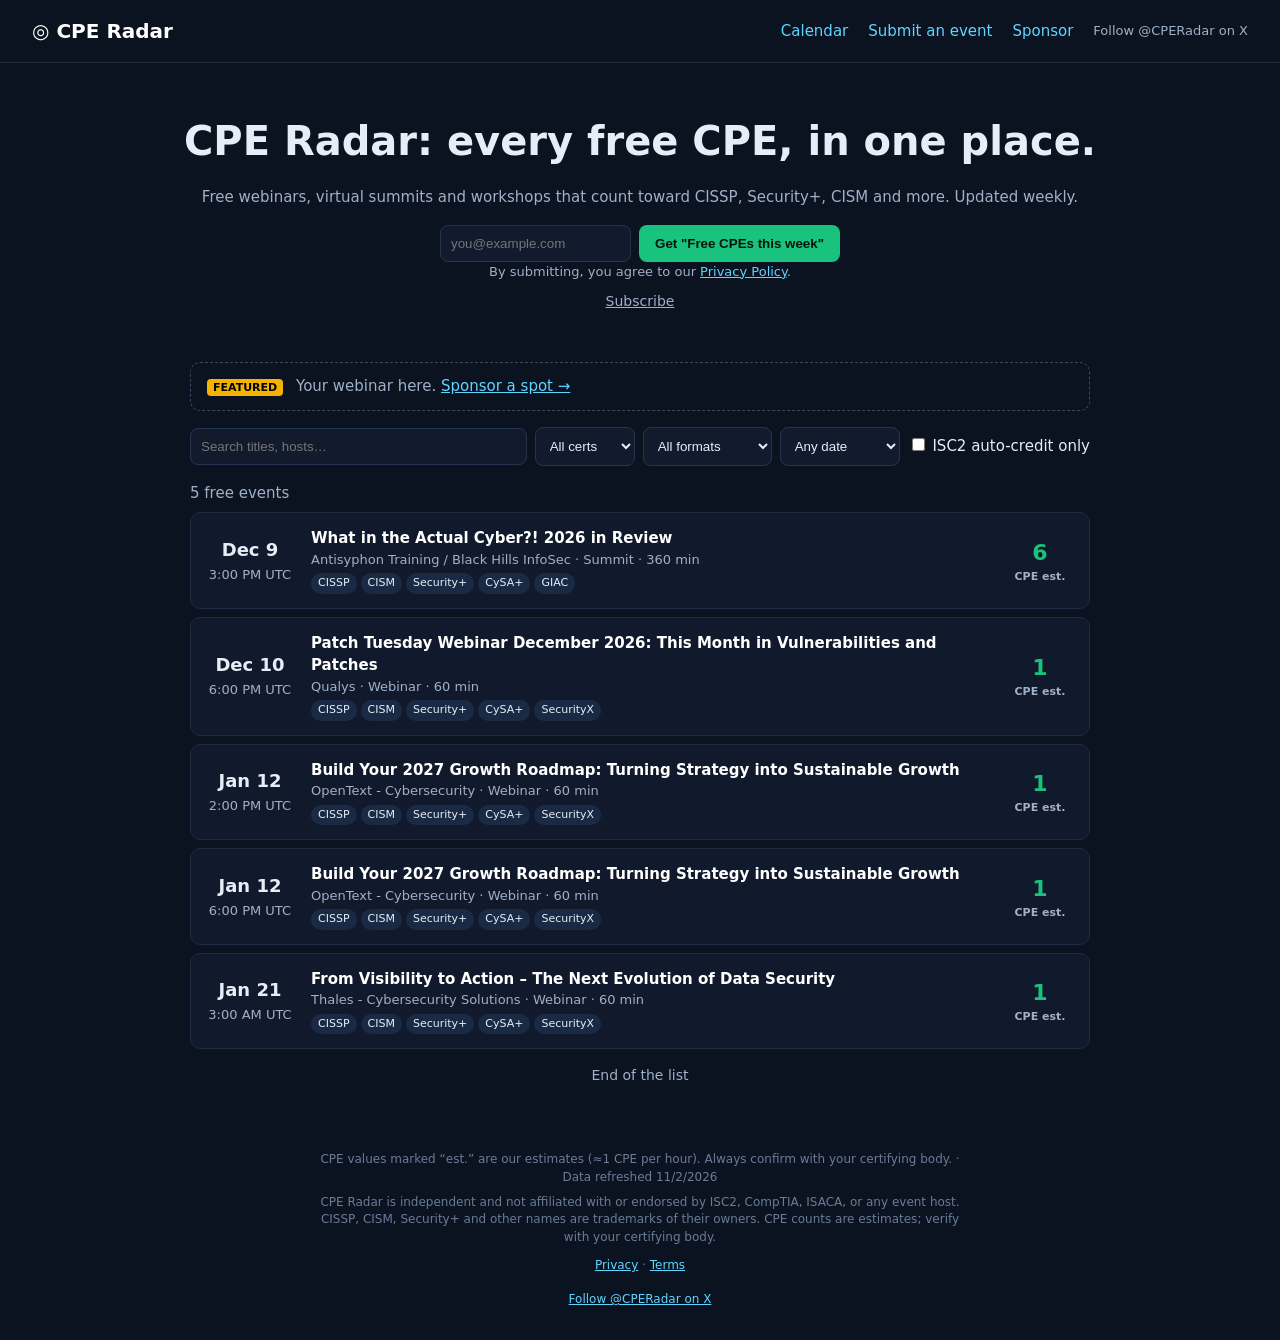
<file: site/index.html>
<!doctype html><html lang="en"><head><meta charset="utf-8"><!--seo--><title>CPE Radar: Free CPE Webinars &amp; Events for CISSP, Security+, CISM</title>
<meta name="description" content="CPE Radar is a free calendar of CPE webinars, virtual summits and workshops for CISSP, Security+, CISM and more, plus a weekly free-CPE newsletter. Updated weekly.">
<link rel="canonical" href="https://cperadar.com/">
<meta property="og:type" content="website"><meta property="og:site_name" content="CPE Radar">
<meta property="og:title" content="CPE Radar: Free CPE Webinars &amp; Events for CISSP, Security+, CISM"><meta property="og:description" content="CPE Radar is a free calendar of CPE webinars, virtual summits and workshops for CISSP, Security+, CISM and more, plus a weekly free-CPE newsletter. Updated weekly.">
<meta property="og:url" content="https://cperadar.com/"><meta property="og:image" content="https://cperadar.com/og.png">
<meta property="og:image:width" content="1200"><meta property="og:image:height" content="630">
<meta name="twitter:card" content="summary_large_image"><meta name="twitter:site" content="@CPERadar"><meta name="twitter:creator" content="@CPERadar"><meta name="twitter:title" content="CPE Radar: Free CPE Webinars &amp; Events for CISSP, Security+, CISM">
<meta name="twitter:description" content="CPE Radar is a free calendar of CPE webinars, virtual summits and workshops for CISSP, Security+, CISM and more, plus a weekly free-CPE newsletter. Updated weekly."><meta name="twitter:image" content="https://cperadar.com/og.png">
<script type="application/ld+json">{"@context": "https://schema.org", "@graph": [{"@type": "Organization", "@id": "https://cperadar.com/#org", "name": "CPE Radar", "url": "https://cperadar.com/", "logo": "https://cperadar.com/og.png"}, {"@type": "WebSite", "@id": "https://cperadar.com/#website", "name": "CPE Radar", "alternateName": ["CPERadar", "cperadar.com"], "url": "https://cperadar.com/", "publisher": {"@id": "https://cperadar.com/#org"}}, {"@type": "ItemList", "name": "Upcoming free CPE events", "itemListElement": [{"@type": "ListItem", "position": 1, "item": {"@type": "Event", "name": "Beyond the CPU: Exposing AI Attacks in the GPU Stack", "startDate": "2026-11-03T11:00:00+00:00", "endDate": "2026-11-03T11:45:00+00:00", "eventAttendanceMode": "https://schema.org/OnlineEventAttendanceMode", "eventStatus": "https://schema.org/EventScheduled", "location": {"@type": "VirtualLocation", "url": "https://www.brighttalk.com/webcast/288/677957"}, "url": "https://www.brighttalk.com/webcast/288/677957", "organizer": {"@type": "Organization", "name": "ISC2"}, "isAccessibleForFree": true, "offers": {"@type": "Offer", "price": 0, "priceCurrency": "USD", "availability": "https://schema.org/InStock", "url": "https://www.brighttalk.com/webcast/288/677957"}, "description": "Free Webinar may qualify for ~1 CPE (est.) toward CISSP, CCSP, SSCP."}}, {"@type": "ListItem", "position": 2, "item": {"@type": "Event", "name": "Activate Market Momentum:  Positioning, Brand & Demand Generation", "startDate": "2026-11-03T14:00:00+00:00", "endDate": "2026-11-03T15:00:00+00:00", "eventAttendanceMode": "https://schema.org/OnlineEventAttendanceMode", "eventStatus": "https://schema.org/EventScheduled", "location": {"@type": "VirtualLocation", "url": "https://www.webroot.com/us/en/business/resources/webinars?commid=673462"}, "url": "https://www.webroot.com/us/en/business/resources/webinars?commid=673462", "organizer": {"@type": "Organization", "name": "OpenText - Cybersecurity"}, "isAccessibleForFree": true, "offers": {"@type": "Offer", "price": 0, "priceCurrency": "USD", "availability": "https://schema.org/InStock", "url": "https://www.webroot.com/us/en/business/resources/webinars?commid=673462"}, "description": "Free Webinar may qualify for ~1 CPE (est.) toward CISSP, CISM, Security+, CySA+, SecurityX."}}, {"@type": "ListItem", "position": 3, "item": {"@type": "Event", "name": "Cyber Threat Intelligence and AI: Are We Ready?", "startDate": "2026-11-03T16:00:00+00:00", "endDate": "2026-11-03T17:00:00+00:00", "eventAttendanceMode": "https://schema.org/OnlineEventAttendanceMode", "eventStatus": "https://schema.org/EventScheduled", "location": {"@type": "VirtualLocation", "url": "https://www.brighttalk.com/webcast/288/676727"}, "url": "https://www.brighttalk.com/webcast/288/676727", "organizer": {"@type": "Organization", "name": "ISC2"}, "isAccessibleForFree": true, "offers": {"@type": "Offer", "price": 0, "priceCurrency": "USD", "availability": "https://schema.org/InStock", "url": "https://www.brighttalk.com/webcast/288/676727"}, "description": "Free Webinar may qualify for ~1 CPE (est.) toward CISSP, CCSP, SSCP."}}, {"@type": "ListItem", "position": 4, "item": {"@type": "Event", "name": "2026 Manufacturing Data Threat Report \u2013 with S&P Global, Oracle, and Thales", "startDate": "2026-11-03T16:00:00+00:00", "endDate": "2026-11-03T17:00:00+00:00", "eventAttendanceMode": "https://schema.org/OnlineEventAttendanceMode", "eventStatus": "https://schema.org/EventScheduled", "location": {"@type": "VirtualLocation", "url": "https://cpl.thalesgroup.com/resources/webinars?commid=674936"}, "url": "https://cpl.thalesgroup.com/resources/webinars?commid=674936", "organizer": {"@type": "Organization", "name": "Thales - Cybersecurity Solutions"}, "isAccessibleForFree": true, "offers": {"@type": "Offer", "price": 0, "priceCurrency": "USD", "availability": "https://schema.org/InStock", "url": "https://cpl.thalesgroup.com/resources/webinars?commid=674936"}, "description": "Free Webinar may qualify for ~1 CPE (est.) toward CISSP, CISM, Security+, CySA+, SecurityX."}}, {"@type": "ListItem", "position": 5, "item": {"@type": "Event", "name": "Identity Is the New Perimeter: Defend Against the Authentication-First Attack", "startDate": "2026-11-03T18:00:00+00:00", "endDate": "2026-11-03T19:00:00+00:00", "eventAttendanceMode": "https://schema.org/OnlineEventAttendanceMode", "eventStatus": "https://schema.org/EventScheduled", "location": {"@type": "VirtualLocation", "url": "https://www.brighttalk.com/webcast/288/677227"}, "url": "https://www.brighttalk.com/webcast/288/677227", "organizer": {"@type": "Organization", "name": "ISC2"}, "isAccessibleForFree": true, "offers": {"@type": "Offer", "price": 0, "priceCurrency": "USD", "availability": "https://schema.org/InStock", "url": "https://www.brighttalk.com/webcast/288/677227"}, "description": "Free Webinar may qualify for ~1 CPE (est.) toward CISSP, CCSP, SSCP."}}, {"@type": "ListItem", "position": 6, "item": {"@type": "Event", "name": "Activate Market Momentum:  Positioning, Brand & Demand Generation", "startDate": "2026-11-03T18:00:00+00:00", "endDate": "2026-11-03T19:00:00+00:00", "eventAttendanceMode": "https://schema.org/OnlineEventAttendanceMode", "eventStatus": "https://schema.org/EventScheduled", "location": {"@type": "VirtualLocation", "url": "https://www.webroot.com/us/en/business/resources/webinars?commid=673464"}, "url": "https://www.webroot.com/us/en/business/resources/webinars?commid=673464", "organizer": {"@type": "Organization", "name": "OpenText - Cybersecurity"}, "isAccessibleForFree": true, "offers": {"@type": "Offer", "price": 0, "priceCurrency": "USD", "availability": "https://schema.org/InStock", "url": "https://www.webroot.com/us/en/business/resources/webinars?commid=673464"}, "description": "Free Webinar may qualify for ~1 CPE (est.) toward CISSP, CISM, Security+, CySA+, SecurityX."}}, {"@type": "ListItem", "position": 7, "item": {"@type": "Event", "name": "Security as a Business Enabler", "startDate": "2026-11-03T19:00:00+00:00", "endDate": "2026-11-03T20:00:00+00:00", "eventAttendanceMode": "https://schema.org/OnlineEventAttendanceMode", "eventStatus": "https://schema.org/EventScheduled", "location": {"@type": "VirtualLocation", "url": "https://www.brighttalk.com/webcast/17216/677234"}, "url": "https://www.brighttalk.com/webcast/17216/677234", "organizer": {"@type": "Organization", "name": "WiCyS - Women in CyberSecurity"}, "isAccessibleForFree": true, "offers": {"@type": "Offer", "price": 0, "priceCurrency": "USD", "availability": "https://schema.org/InStock", "url": "https://www.brighttalk.com/webcast/17216/677234"}, "description": "Free Webinar may qualify for ~1 CPE (est.) toward CISSP, CISM, Security+, CySA+, SecurityX."}}, {"@type": "ListItem", "position": 8, "item": {"@type": "Event", "name": "Open Source + AI: Where Attackers Move Next in 2027", "startDate": "2026-11-03T22:00:00+00:00", "endDate": "2026-11-03T23:00:00+00:00", "eventAttendanceMode": "https://schema.org/OnlineEventAttendanceMode", "eventStatus": "https://schema.org/EventScheduled", "location": {"@type": "VirtualLocation", "url": "https://www.brighttalk.com/webcast/288/676728"}, "url": "https://www.brighttalk.com/webcast/288/676728", "organizer": {"@type": "Organization", "name": "ISC2"}, "isAccessibleForFree": true, "offers": {"@type": "Offer", "price": 0, "priceCurrency": "USD", "availability": "https://schema.org/InStock", "url": "https://www.brighttalk.com/webcast/288/676728"}, "description": "Free Webinar may qualify for ~1 CPE (est.) toward CISSP, CCSP, SSCP."}}, {"@type": "ListItem", "position": 9, "item": {"@type": "Event", "name": "Preparing for the 2027 Threatscape: A New Strategy for Operational Resilience", "startDate": "2026-11-04T16:00:00+00:00", "endDate": "2026-11-04T17:00:00+00:00", "eventAttendanceMode": "https://schema.org/OnlineEventAttendanceMode", "eventStatus": "https://schema.org/EventScheduled", "location": {"@type": "VirtualLocation", "url": "https://www.brighttalk.com/webcast/288/677918"}, "url": "https://www.brighttalk.com/webcast/288/677918", "organizer": {"@type": "Organization", "name": "ISC2"}, "isAccessibleForFree": true, "offers": {"@type": "Offer", "price": 0, "priceCurrency": "USD", "availability": "https://schema.org/InStock", "url": "https://www.brighttalk.com/webcast/288/677918"}, "description": "Free Webinar may qualify for ~1 CPE (est.) toward CISSP, CCSP, SSCP."}}, {"@type": "ListItem", "position": 10, "item": {"@type": "Event", "name": "From Backlog to Confidence: Autonomous RemOps Your Business Can Trust", "startDate": "2026-11-04T17:00:00+00:00", "endDate": "2026-11-04T18:00:00+00:00", "eventAttendanceMode": "https://schema.org/OnlineEventAttendanceMode", "eventStatus": "https://schema.org/EventScheduled", "location": {"@type": "VirtualLocation", "url": "https://www.brighttalk.com/webcast/11673/677337"}, "url": "https://www.brighttalk.com/webcast/11673/677337", "organizer": {"@type": "Organization", "name": "Qualys"}, "isAccessibleForFree": true, "offers": {"@type": "Offer", "price": 0, "priceCurrency": "USD", "availability": "https://schema.org/InStock", "url": "https://www.brighttalk.com/webcast/11673/677337"}, "description": "Free Webinar may qualify for ~1 CPE (est.) toward CISSP, CISM, Security+, CySA+, SecurityX."}}, {"@type": "ListItem", "position": 11, "item": {"@type": "Event", "name": "Anti-Cast: Cover Your SaaS with Shane Hartman", "startDate": "2026-11-04T17:00:00+00:00", "endDate": "2026-11-04T18:00:00+00:00", "eventAttendanceMode": "https://schema.org/OnlineEventAttendanceMode", "eventStatus": "https://schema.org/EventScheduled", "location": {"@type": "VirtualLocation", "url": "https://www.antisyphontraining.com/event/anti-cast-cover-your-saas-with-shane-hartman/"}, "url": "https://www.antisyphontraining.com/event/anti-cast-cover-your-saas-with-shane-hartman/", "organizer": {"@type": "Organization", "name": "Antisyphon Training / Black Hills InfoSec"}, "isAccessibleForFree": true, "offers": {"@type": "Offer", "price": 0, "priceCurrency": "USD", "availability": "https://schema.org/InStock", "url": "https://www.antisyphontraining.com/event/anti-cast-cover-your-saas-with-shane-hartman/"}, "description": "Free Webinar may qualify for ~1 CPE (est.) toward CISSP, CISM, Security+, CySA+, GIAC."}}, {"@type": "ListItem", "position": 12, "item": {"@type": "Event", "name": "The Agentic Supply Chain: When AI Attacks, Defends, and Decides", "startDate": "2026-11-04T18:00:00+00:00", "endDate": "2026-11-04T19:00:00+00:00", "eventAttendanceMode": "https://schema.org/OnlineEventAttendanceMode", "eventStatus": "https://schema.org/EventScheduled", "location": {"@type": "VirtualLocation", "url": "https://www.brighttalk.com/webcast/288/677288"}, "url": "https://www.brighttalk.com/webcast/288/677288", "organizer": {"@type": "Organization", "name": "ISC2"}, "isAccessibleForFree": true, "offers": {"@type": "Offer", "price": 0, "priceCurrency": "USD", "availability": "https://schema.org/InStock", "url": "https://www.brighttalk.com/webcast/288/677288"}, "description": "Free Webinar may qualify for ~1 CPE (est.) toward CISSP, CCSP, SSCP."}}, {"@type": "ListItem", "position": 13, "item": {"@type": "Event", "name": "CPE | Beyond Continuous Compliance: Getting Ready to Detect, Recalculate, and Adapt", "startDate": "2026-11-04T18:00:00+00:00", "endDate": "2026-11-04T19:15:00+00:00", "eventAttendanceMode": "https://schema.org/OnlineEventAttendanceMode", "eventStatus": "https://schema.org/EventScheduled", "location": {"@type": "VirtualLocation", "url": "https://www.brighttalk.com/webcast/5586/676383"}, "url": "https://www.brighttalk.com/webcast/5586/676383", "organizer": {"@type": "Organization", "name": "Executive IT Forums"}, "isAccessibleForFree": true, "offers": {"@type": "Offer", "price": 0, "priceCurrency": "USD", "availability": "https://schema.org/InStock", "url": "https://www.brighttalk.com/webcast/5586/676383"}, "description": "Free Webinar may qualify for ~1.5 CPE (est.) toward CISSP, CISM, Security+, CySA+, SecurityX."}}, {"@type": "ListItem", "position": 14, "item": {"@type": "Event", "name": "Weakest Link: How Security Gaps and Bad AI Hygiene Can Kill a Business", "startDate": "2026-11-04T22:00:00+00:00", "endDate": "2026-11-04T23:00:00+00:00", "eventAttendanceMode": "https://schema.org/OnlineEventAttendanceMode", "eventStatus": "https://schema.org/EventScheduled", "location": {"@type": "VirtualLocation", "url": "https://www.brighttalk.com/webcast/288/678028"}, "url": "https://www.brighttalk.com/webcast/288/678028", "organizer": {"@type": "Organization", "name": "ISC2"}, "isAccessibleForFree": true, "offers": {"@type": "Offer", "price": 0, "priceCurrency": "USD", "availability": "https://schema.org/InStock", "url": "https://www.brighttalk.com/webcast/288/678028"}, "description": "Free Webinar may qualify for ~1 CPE (est.) toward CISSP, CCSP, SSCP."}}, {"@type": "ListItem", "position": 15, "item": {"@type": "Event", "name": "Defending Against PHP2Shell: Imperva Mitigation in Action", "startDate": "2026-11-05T05:00:00+00:00", "endDate": "2026-11-05T06:00:00+00:00", "eventAttendanceMode": "https://schema.org/OnlineEventAttendanceMode", "eventStatus": "https://schema.org/EventScheduled", "location": {"@type": "VirtualLocation", "url": "https://cpl.thalesgroup.com/resources/webinars?commid=678653"}, "url": "https://cpl.thalesgroup.com/resources/webinars?commid=678653", "organizer": {"@type": "Organization", "name": "Thales - Cybersecurity Solutions"}, "isAccessibleForFree": true, "offers": {"@type": "Offer", "price": 0, "priceCurrency": "USD", "availability": "https://schema.org/InStock", "url": "https://cpl.thalesgroup.com/resources/webinars?commid=678653"}, "description": "Free Webinar may qualify for ~1 CPE (est.) toward CISSP, CISM, Security+, CySA+, SecurityX."}}, {"@type": "ListItem", "position": 16, "item": {"@type": "Event", "name": "Awareness Alone Fails: Transform Security Habits Across SaaS Environments", "startDate": "2026-11-05T16:00:00+00:00", "endDate": "2026-11-05T17:00:00+00:00", "eventAttendanceMode": "https://schema.org/OnlineEventAttendanceMode", "eventStatus": "https://schema.org/EventScheduled", "location": {"@type": "VirtualLocation", "url": "https://www.brighttalk.com/webcast/288/677925"}, "url": "https://www.brighttalk.com/webcast/288/677925", "organizer": {"@type": "Organization", "name": "ISC2"}, "isAccessibleForFree": true, "offers": {"@type": "Offer", "price": 0, "priceCurrency": "USD", "availability": "https://schema.org/InStock", "url": "https://www.brighttalk.com/webcast/288/677925"}, "description": "Free Webinar may qualify for ~1 CPE (est.) toward CISSP, CCSP, SSCP."}}, {"@type": "ListItem", "position": 17, "item": {"@type": "Event", "name": "IAM:UNPACKED | Authorization Sprawl: Is Your Access Model Keeping Up with the Business?", "startDate": "2026-11-05T17:00:00+00:00", "endDate": "2026-11-05T17:30:00+00:00", "eventAttendanceMode": "https://schema.org/OnlineEventAttendanceMode", "eventStatus": "https://schema.org/EventScheduled", "location": {"@type": "VirtualLocation", "url": "https://cpl.thalesgroup.com/resources/webinars?commid=676181"}, "url": "https://cpl.thalesgroup.com/resources/webinars?commid=676181", "organizer": {"@type": "Organization", "name": "Thales - Cybersecurity Solutions"}, "isAccessibleForFree": true, "offers": {"@type": "Offer", "price": 0, "priceCurrency": "USD", "availability": "https://schema.org/InStock", "url": "https://cpl.thalesgroup.com/resources/webinars?commid=676181"}, "description": "Free Webinar may qualify for ~0.5 CPE (est.) toward CISSP, CISM, Security+, CySA+, SecurityX."}}, {"@type": "ListItem", "position": 18, "item": {"@type": "Event", "name": "How AWS Continuum and Amazon Inspector Cover the Full Vulnerability Spectrum", "startDate": "2026-11-05T19:00:00+00:00", "endDate": "2026-11-05T20:00:00+00:00", "eventAttendanceMode": "https://schema.org/OnlineEventAttendanceMode", "eventStatus": "https://schema.org/EventScheduled", "location": {"@type": "VirtualLocation", "url": "https://www.brighttalk.com/webcast/17216/677762"}, "url": "https://www.brighttalk.com/webcast/17216/677762", "organizer": {"@type": "Organization", "name": "WiCyS - Women in CyberSecurity"}, "isAccessibleForFree": true, "offers": {"@type": "Offer", "price": 0, "priceCurrency": "USD", "availability": "https://schema.org/InStock", "url": "https://www.brighttalk.com/webcast/17216/677762"}, "description": "Free Webinar may qualify for ~1 CPE (est.) toward CISSP, CISM, Security+, CySA+, SecurityX."}}, {"@type": "ListItem", "position": 19, "item": {"@type": "Event", "name": "There's No Cybersecurity Mindset: Why Diverse Thinking Strengthens Security", "startDate": "2026-11-05T22:00:00+00:00", "endDate": "2026-11-05T23:00:00+00:00", "eventAttendanceMode": "https://schema.org/OnlineEventAttendanceMode", "eventStatus": "https://schema.org/EventScheduled", "location": {"@type": "VirtualLocation", "url": "https://www.brighttalk.com/webcast/288/677292"}, "url": "https://www.brighttalk.com/webcast/288/677292", "organizer": {"@type": "Organization", "name": "ISC2"}, "isAccessibleForFree": true, "offers": {"@type": "Offer", "price": 0, "priceCurrency": "USD", "availability": "https://schema.org/InStock", "url": "https://www.brighttalk.com/webcast/288/677292"}, "description": "Free Webinar may qualify for ~1 CPE (est.) toward CISSP, CCSP, SSCP."}}, {"@type": "ListItem", "position": 20, "item": {"@type": "Event", "name": "The Governed Hybrid Workforce: Policy and Controls for Human and AI Agents", "startDate": "2026-11-05T23:00:00+00:00", "endDate": "2026-11-06T00:00:00+00:00", "eventAttendanceMode": "https://schema.org/OnlineEventAttendanceMode", "eventStatus": "https://schema.org/EventScheduled", "location": {"@type": "VirtualLocation", "url": "https://www.brighttalk.com/webcast/288/676729"}, "url": "https://www.brighttalk.com/webcast/288/676729", "organizer": {"@type": "Organization", "name": "ISC2"}, "isAccessibleForFree": true, "offers": {"@type": "Offer", "price": 0, "priceCurrency": "USD", "availability": "https://schema.org/InStock", "url": "https://www.brighttalk.com/webcast/288/676729"}, "description": "Free Webinar may qualify for ~1 CPE (est.) toward CISSP, CCSP, SSCP."}}, {"@type": "ListItem", "position": 21, "item": {"@type": "Event", "name": "How Predictive AI Is Rewriting the Attacker Timeline", "startDate": "2026-11-09T10:30:00-05:00", "endDate": "2026-11-09T11:30:00-05:00", "eventAttendanceMode": "https://schema.org/OnlineEventAttendanceMode", "eventStatus": "https://schema.org/EventScheduled", "location": {"@type": "VirtualLocation", "url": "https://www.sans.org/webcasts/how-predictive-ai-rewriting-attacker-timeline"}, "url": "https://www.sans.org/webcasts/how-predictive-ai-rewriting-attacker-timeline", "organizer": {"@type": "Organization", "name": "SANS Institute"}, "isAccessibleForFree": true, "offers": {"@type": "Offer", "price": 0, "priceCurrency": "USD", "availability": "https://schema.org/InStock", "url": "https://www.sans.org/webcasts/how-predictive-ai-rewriting-attacker-timeline"}, "description": "Free Webinar may qualify for ~1 CPE (est.) toward CISSP, CISM, Security+, CySA+, GIAC."}}, {"@type": "ListItem", "position": 22, "item": {"@type": "Event", "name": "Rethinking MFA for Education: Secure Access Without Mobile Phones", "startDate": "2026-11-10T10:00:00+00:00", "endDate": "2026-11-10T10:45:00+00:00", "eventAttendanceMode": "https://schema.org/OnlineEventAttendanceMode", "eventStatus": "https://schema.org/EventScheduled", "location": {"@type": "VirtualLocation", "url": "https://cpl.thalesgroup.com/resources/webinars?commid=677607"}, "url": "https://cpl.thalesgroup.com/resources/webinars?commid=677607", "organizer": {"@type": "Organization", "name": "Thales - Cybersecurity Solutions"}, "isAccessibleForFree": true, "offers": {"@type": "Offer", "price": 0, "priceCurrency": "USD", "availability": "https://schema.org/InStock", "url": "https://cpl.thalesgroup.com/resources/webinars?commid=677607"}, "description": "Free Webinar may qualify for ~1 CPE (est.) toward CISSP, CISM, Security+, CySA+, SecurityX."}}, {"@type": "ListItem", "position": 23, "item": {"@type": "Event", "name": "SANS 2026 State of ICS/OT Security Survey Insights: Industrial Cybersecurity at a Crossroads", "startDate": "2026-11-10T10:30:00-05:00", "endDate": "2026-11-10T13:30:00-05:00", "eventAttendanceMode": "https://schema.org/OnlineEventAttendanceMode", "eventStatus": "https://schema.org/EventScheduled", "location": {"@type": "VirtualLocation", "url": "https://www.sans.org/webcasts/2026-ics-ot-security-survey-insights-industrial-cybersecurity-crossroads"}, "url": "https://www.sans.org/webcasts/2026-ics-ot-security-survey-insights-industrial-cybersecurity-crossroads", "organizer": {"@type": "Organization", "name": "SANS Institute"}, "isAccessibleForFree": true, "offers": {"@type": "Offer", "price": 0, "priceCurrency": "USD", "availability": "https://schema.org/InStock", "url": "https://www.sans.org/webcasts/2026-ics-ot-security-survey-insights-industrial-cybersecurity-crossroads"}, "description": "Free Virtual Summit may qualify for ~3 CPE (est.) toward CISSP, CISM, Security+, CySA+, GIAC."}}, {"@type": "ListItem", "position": 24, "item": {"@type": "Event", "name": "The Human Factor in Cybersecurity: Turning Risk Into Resilience", "startDate": "2026-11-10T14:00:00+00:00", "endDate": "2026-11-10T15:00:00+00:00", "eventAttendanceMode": "https://schema.org/OnlineEventAttendanceMode", "eventStatus": "https://schema.org/EventScheduled", "location": {"@type": "VirtualLocation", "url": "https://www.brighttalk.com/webcast/15591/675896"}, "url": "https://www.brighttalk.com/webcast/15591/675896", "organizer": {"@type": "Organization", "name": "Kaspersky webinars"}, "isAccessibleForFree": true, "offers": {"@type": "Offer", "price": 0, "priceCurrency": "USD", "availability": "https://schema.org/InStock", "url": "https://www.brighttalk.com/webcast/15591/675896"}, "description": "Free Webinar may qualify for ~1 CPE (est.) toward CISSP, CISM, Security+, CySA+, SecurityX."}}, {"@type": "ListItem", "position": 25, "item": {"@type": "Event", "name": "Securing the Autonomous Frontier: Preventing Data Leakage and Unintended Actions in Agentic AI", "startDate": "2026-11-10T16:30:00+00:00", "endDate": "2026-11-10T17:30:00+00:00", "eventAttendanceMode": "https://schema.org/OnlineEventAttendanceMode", "eventStatus": "https://schema.org/EventScheduled", "location": {"@type": "VirtualLocation", "url": "https://cpl.thalesgroup.com/resources/webinars?commid=675708"}, "url": "https://cpl.thalesgroup.com/resources/webinars?commid=675708", "organizer": {"@type": "Organization", "name": "Thales - Cybersecurity Solutions"}, "isAccessibleForFree": true, "offers": {"@type": "Offer", "price": 0, "priceCurrency": "USD", "availability": "https://schema.org/InStock", "url": "https://cpl.thalesgroup.com/resources/webinars?commid=675708"}, "description": "Free Webinar may qualify for ~1 CPE (est.) toward CISSP, CISM, Security+, CySA+, SecurityX."}}, {"@type": "ListItem", "position": 26, "item": {"@type": "Event", "name": "Quantum Threats and Where to Overcome Them", "startDate": "2026-11-10T19:00:00+00:00", "endDate": "2026-11-10T20:00:00+00:00", "eventAttendanceMode": "https://schema.org/OnlineEventAttendanceMode", "eventStatus": "https://schema.org/EventScheduled", "location": {"@type": "VirtualLocation", "url": "https://www.brighttalk.com/webcast/17216/677880"}, "url": "https://www.brighttalk.com/webcast/17216/677880", "organizer": {"@type": "Organization", "name": "WiCyS - Women in CyberSecurity"}, "isAccessibleForFree": true, "offers": {"@type": "Offer", "price": 0, "priceCurrency": "USD", "availability": "https://schema.org/InStock", "url": "https://www.brighttalk.com/webcast/17216/677880"}, "description": "Free Webinar may qualify for ~1 CPE (est.) toward CISSP, CISM, Security+, CySA+, SecurityX."}}, {"@type": "ListItem", "position": 27, "item": {"@type": "Event", "name": "Bundle without the shackles: More choice, more flexibility, more growth", "startDate": "2026-11-11T15:00:00+00:00", "endDate": "2026-11-11T16:00:00+00:00", "eventAttendanceMode": "https://schema.org/OnlineEventAttendanceMode", "eventStatus": "https://schema.org/EventScheduled", "location": {"@type": "VirtualLocation", "url": "https://www.webroot.com/us/en/business/resources/webinars?commid=676534"}, "url": "https://www.webroot.com/us/en/business/resources/webinars?commid=676534", "organizer": {"@type": "Organization", "name": "OpenText - Cybersecurity"}, "isAccessibleForFree": true, "offers": {"@type": "Offer", "price": 0, "priceCurrency": "USD", "availability": "https://schema.org/InStock", "url": "https://www.webroot.com/us/en/business/resources/webinars?commid=676534"}, "description": "Free Webinar may qualify for ~1 CPE (est.) toward CISSP, CISM, Security+, CySA+, SecurityX."}}, {"@type": "ListItem", "position": 28, "item": {"@type": "Event", "name": "Runtime Protection for Hybrid Clouds in the Post-Mythos Era", "startDate": "2026-11-11T17:00:00+00:00", "endDate": "2026-11-11T18:00:00+00:00", "eventAttendanceMode": "https://schema.org/OnlineEventAttendanceMode", "eventStatus": "https://schema.org/EventScheduled", "location": {"@type": "VirtualLocation", "url": "https://www.brighttalk.com/webcast/11673/678001"}, "url": "https://www.brighttalk.com/webcast/11673/678001", "organizer": {"@type": "Organization", "name": "Qualys"}, "isAccessibleForFree": true, "offers": {"@type": "Offer", "price": 0, "priceCurrency": "USD", "availability": "https://schema.org/InStock", "url": "https://www.brighttalk.com/webcast/11673/678001"}, "description": "Free Webinar may qualify for ~1 CPE (est.) toward CISSP, CISM, Security+, CySA+, SecurityX."}}, {"@type": "ListItem", "position": 29, "item": {"@type": "Event", "name": "Anti-Cast: Find Active Directory Security Risks with David Hor\u00e1k", "startDate": "2026-11-11T17:00:00+00:00", "endDate": "2026-11-11T18:00:00+00:00", "eventAttendanceMode": "https://schema.org/OnlineEventAttendanceMode", "eventStatus": "https://schema.org/EventScheduled", "location": {"@type": "VirtualLocation", "url": "https://www.antisyphontraining.com/event/anti-cast-find-active-directory-security-risks-with-david-horak/"}, "url": "https://www.antisyphontraining.com/event/anti-cast-find-active-directory-security-risks-with-david-horak/", "organizer": {"@type": "Organization", "name": "Antisyphon Training / Black Hills InfoSec"}, "isAccessibleForFree": true, "offers": {"@type": "Offer", "price": 0, "priceCurrency": "USD", "availability": "https://schema.org/InStock", "url": "https://www.antisyphontraining.com/event/anti-cast-find-active-directory-security-risks-with-david-horak/"}, "description": "Free Webinar may qualify for ~1 CPE (est.) toward CISSP, CISM, Security+, CySA+, GIAC."}}, {"@type": "ListItem", "position": 30, "item": {"@type": "Event", "name": "From Alert Storm to Boardroom: Decision-Ready Incident Intelligence", "startDate": "2026-11-12T13:00:00+00:00", "endDate": "2026-11-12T14:00:00+00:00", "eventAttendanceMode": "https://schema.org/OnlineEventAttendanceMode", "eventStatus": "https://schema.org/EventScheduled", "location": {"@type": "VirtualLocation", "url": "https://www.brighttalk.com/webcast/288/678867"}, "url": "https://www.brighttalk.com/webcast/288/678867", "organizer": {"@type": "Organization", "name": "ISC2"}, "isAccessibleForFree": true, "offers": {"@type": "Offer", "price": 0, "priceCurrency": "USD", "availability": "https://schema.org/InStock", "url": "https://www.brighttalk.com/webcast/288/678867"}, "description": "Free Webinar may qualify for ~1 CPE (est.) toward CISSP, CCSP, SSCP."}}]}]}</script><!--/seo-->
<link rel="icon" href="/favicon.ico" sizes="any">
<link rel="icon" href="/favicon.svg" type="image/svg+xml">
<link rel="icon" href="/favicon-32.png" type="image/png" sizes="32x32">
<link rel="icon" href="/favicon-192.png" type="image/png" sizes="192x192">
<link rel="apple-touch-icon" href="/apple-touch-icon.png">
<meta name="viewport" content="width=device-width,initial-scale=1">
<link rel="stylesheet" href="style.css"></head><body>
<header><a class="logo" href="index.html">◎ CPE Radar</a><nav><a href="index.html">Calendar</a><a href="submit.html">Submit an event</a><a href="sponsor.html">Sponsor</a><a class="x" href="https://x.com/CPERadar" target="_blank" rel="noopener" aria-label="Follow @CPERadar on X">Follow @CPERadar on X</a></nav></header>
<section class="hero"><h1>CPE Radar: every free CPE, in one place.</h1><p>Free webinars, virtual summits and workshops that count toward CISSP, Security+, CISM and more. Updated weekly.</p>
<form class="nl" onsubmit="event.preventDefault();const e=this.querySelector('input[type=email]').value;window.open('https://cpe-radar.beehiiv.com/subscribe?email='+encodeURIComponent(e),'_blank')"><input type="email" name="email" placeholder="you@example.com" required><button type="submit">Get "Free CPEs this week"</button></form>
<p class="consent">By submitting, you agree to our <a href="privacy.html">Privacy Policy</a>.</p>
<p class="nl-sub"><a href="https://cpe-radar.beehiiv.com/subscribe" target="_blank" rel="noopener">Subscribe</a></p></section>
<section class="featured"><span>FEATURED</span> Your webinar here. <a href="sponsor.html">Sponsor a spot →</a></section>
<section class="filters"><input id="q" placeholder="Search titles, hosts…"><select id="cert"><option value="">All certs</option></select><select id="fmt"><option value="">All formats</option></select>
<select id="when"><option value="">Any date</option><option value="7">Next 7 days</option><option value="30">Next 30 days</option><option value="90">Next 90 days</option></select>
<label><input type="checkbox" id="auto" title="ISC2 says it auto-credits members; check your ISC2 account."> ISC2 auto-credit only</label></section>
<p id="count"></p><main id="list"></main>
<div class="list-more" id="more-wrap" hidden><p id="more-status"></p><button type="button" id="more" aria-controls="list">Load more</button></div>
<footer><p>CPE values marked “est.” are our estimates (≈1 CPE per hour). Always confirm with your certifying body. · Data refreshed <span id="gen"></span></p>
<p class="disclaimer">CPE Radar is independent and not affiliated with or endorsed by ISC2, CompTIA, ISACA, or any event host. CISSP, CISM, Security+ and other names are trademarks of their owners. CPE counts are estimates; verify with your certifying body.</p>
<p class="legal"><a href="privacy.html">Privacy</a> · <a href="terms.html">Terms</a></p>
<a class="x" href="https://x.com/CPERadar" target="_blank" rel="noopener" aria-label="Follow @CPERadar on X">Follow @CPERadar on X</a></footer>
<script src="app.js"></script></body></html>
</file>
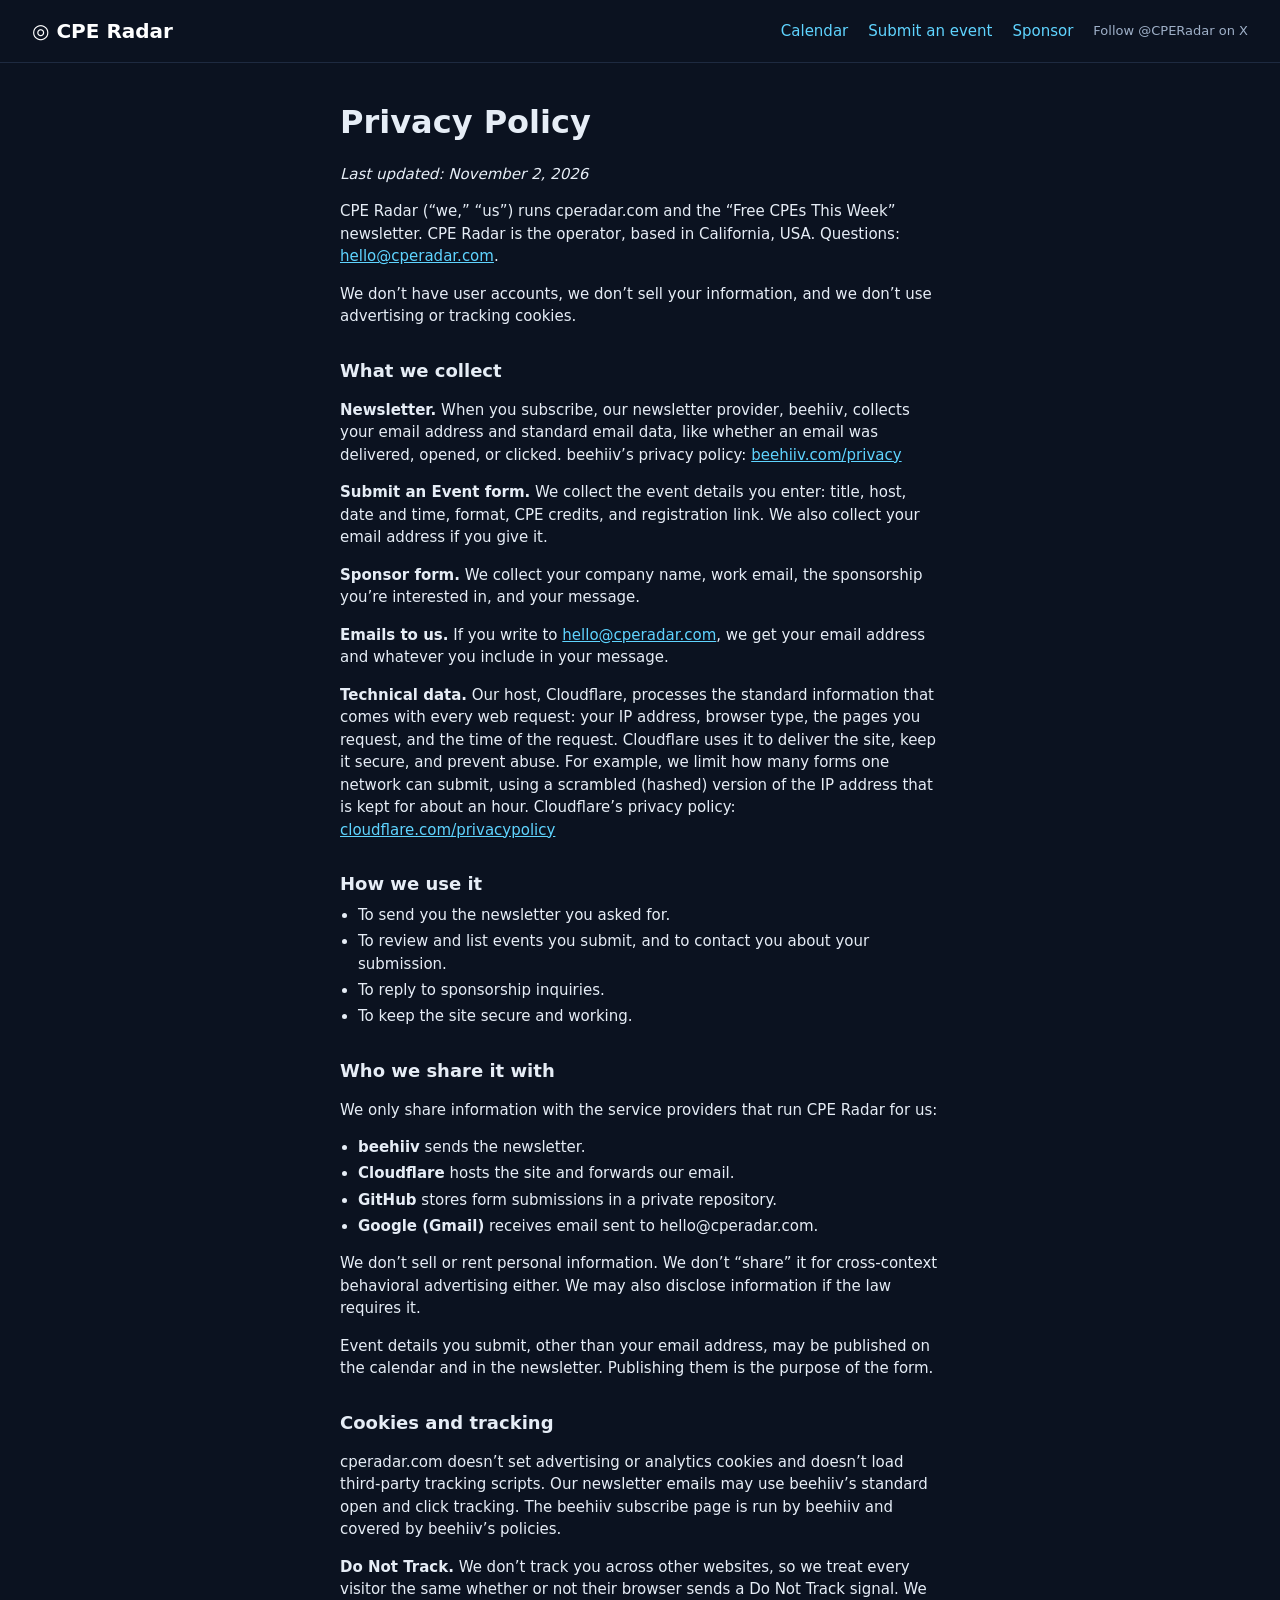
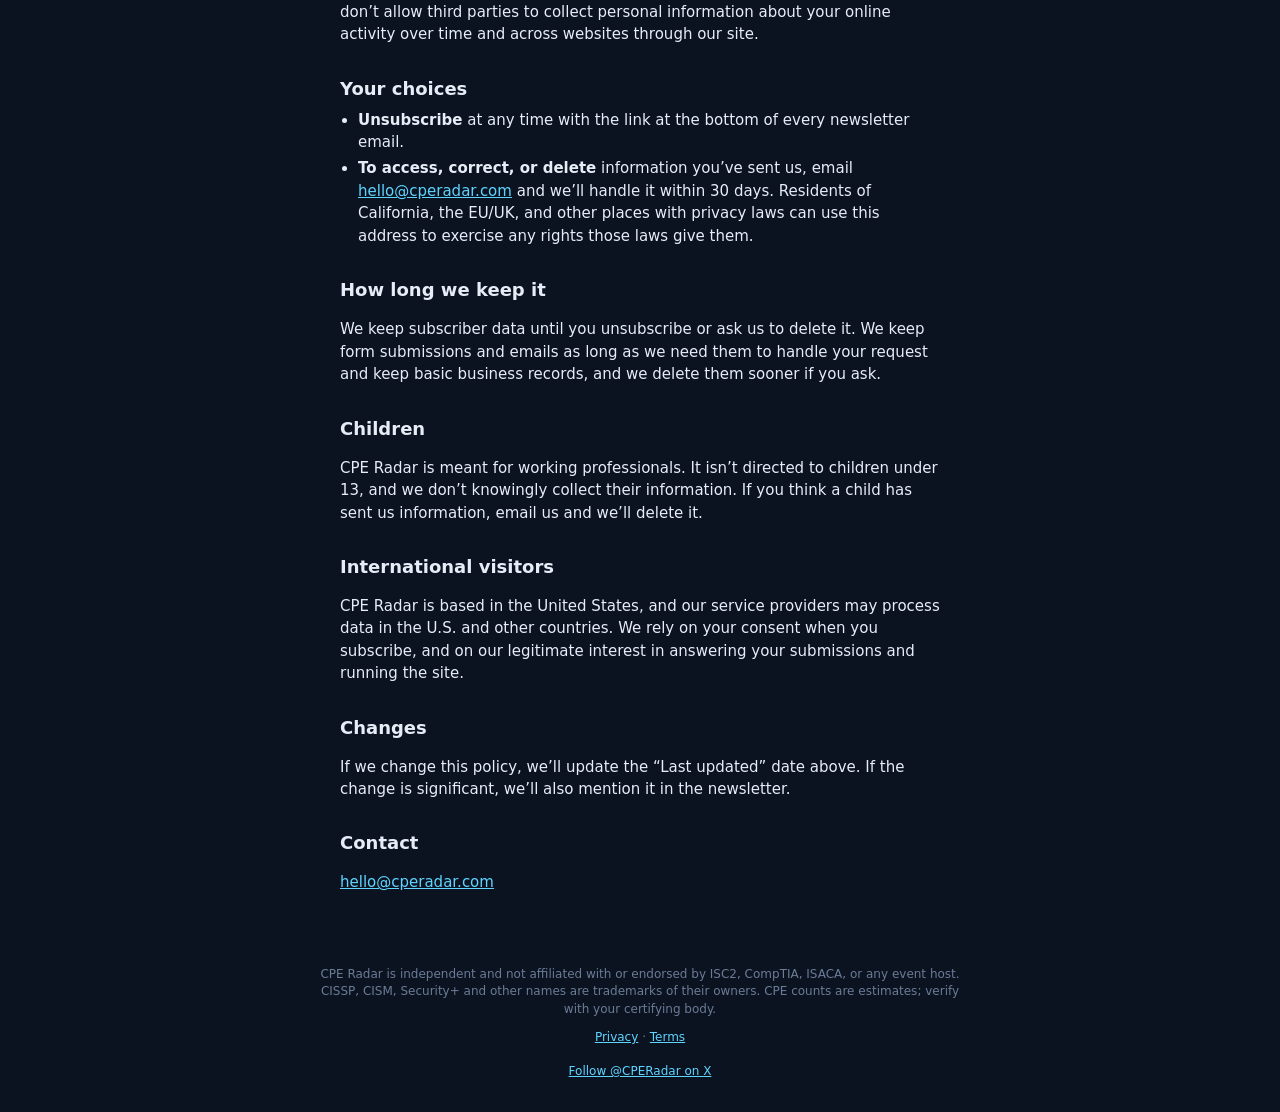
<file: site/privacy.html>
<!doctype html><html lang="en"><head><meta charset="utf-8"><!--seo--><title>Privacy Policy · CPE Radar</title>
<meta name="description" content="Privacy policy for CPE Radar: what the site, forms, and newsletter collect, and who we share it with.">
<link rel="canonical" href="https://cperadar.com/privacy.html">
<meta property="og:type" content="website"><meta property="og:site_name" content="CPE Radar">
<meta property="og:title" content="Privacy Policy · CPE Radar"><meta property="og:description" content="Privacy policy for CPE Radar: what the site, forms, and newsletter collect, and who we share it with.">
<meta property="og:url" content="https://cperadar.com/privacy.html"><meta property="og:image" content="https://cperadar.com/og.png">
<meta property="og:image:width" content="1200"><meta property="og:image:height" content="630">
<meta name="twitter:card" content="summary_large_image"><meta name="twitter:site" content="@CPERadar"><meta name="twitter:creator" content="@CPERadar"><meta name="twitter:title" content="Privacy Policy · CPE Radar">
<meta name="twitter:description" content="Privacy policy for CPE Radar: what the site, forms, and newsletter collect, and who we share it with."><meta name="twitter:image" content="https://cperadar.com/og.png">
<script type="application/ld+json">{"@context": "https://schema.org", "@graph": [{"@type": "Organization", "@id": "https://cperadar.com/#org", "name": "CPE Radar", "url": "https://cperadar.com/", "logo": "https://cperadar.com/og.png"}, {"@type": "WebSite", "@id": "https://cperadar.com/#website", "name": "CPE Radar", "alternateName": ["CPERadar", "cperadar.com"], "url": "https://cperadar.com/", "publisher": {"@id": "https://cperadar.com/#org"}}]}</script><!--/seo-->
<link rel="icon" href="/favicon.ico" sizes="any">
<link rel="icon" href="/favicon.svg" type="image/svg+xml">
<link rel="icon" href="/favicon-32.png" type="image/png" sizes="32x32">
<link rel="icon" href="/favicon-192.png" type="image/png" sizes="192x192">
<link rel="apple-touch-icon" href="/apple-touch-icon.png">
<meta name="viewport" content="width=device-width,initial-scale=1">
<link rel="stylesheet" href="style.css"></head><body>
<header><a class="logo" href="index.html">◎ CPE Radar</a><nav><a href="index.html">Calendar</a><a href="submit.html">Submit an event</a><a href="sponsor.html">Sponsor</a><a class="x" href="https://x.com/CPERadar" target="_blank" rel="noopener" aria-label="Follow @CPERadar on X">Follow @CPERadar on X</a></nav></header>
<main class="page">
<h1>Privacy Policy</h1>
<p><i>Last updated: November 2, 2026</i></p>
<p>CPE Radar (“we,” “us”) runs cperadar.com and the “Free CPEs This Week” newsletter. CPE Radar is the operator, based in California, USA. Questions: <a href="mailto:hello@cperadar.com">hello@cperadar.com</a>.</p>
<p>We don’t have user accounts, we don’t sell your information, and we don’t use advertising or tracking cookies.</p>

<h2>What we collect</h2>
<p><b>Newsletter.</b> When you subscribe, our newsletter provider, beehiiv, collects your email address and standard email data, like whether an email was delivered, opened, or clicked. beehiiv’s privacy policy: <a href="https://www.beehiiv.com/privacy" target="_blank" rel="noopener">beehiiv.com/privacy</a></p>
<p><b>Submit an Event form.</b> We collect the event details you enter: title, host, date and time, format, CPE credits, and registration link. We also collect your email address if you give it.</p>
<p><b>Sponsor form.</b> We collect your company name, work email, the sponsorship you’re interested in, and your message.</p>
<p><b>Emails to us.</b> If you write to <a href="mailto:hello@cperadar.com">hello@cperadar.com</a>, we get your email address and whatever you include in your message.</p>
<p><b>Technical data.</b> Our host, Cloudflare, processes the standard information that comes with every web request: your IP address, browser type, the pages you request, and the time of the request. Cloudflare uses it to deliver the site, keep it secure, and prevent abuse. For example, we limit how many forms one network can submit, using a scrambled (hashed) version of the IP address that is kept for about an hour. Cloudflare’s privacy policy: <a href="https://www.cloudflare.com/privacypolicy/" target="_blank" rel="noopener">cloudflare.com/privacypolicy</a></p>

<h2>How we use it</h2>
<ul>
<li>To send you the newsletter you asked for.</li>
<li>To review and list events you submit, and to contact you about your submission.</li>
<li>To reply to sponsorship inquiries.</li>
<li>To keep the site secure and working.</li>
</ul>

<h2>Who we share it with</h2>
<p>We only share information with the service providers that run CPE Radar for us:</p>
<ul>
<li><b>beehiiv</b> sends the newsletter.</li>
<li><b>Cloudflare</b> hosts the site and forwards our email.</li>
<li><b>GitHub</b> stores form submissions in a private repository.</li>
<li><b>Google (Gmail)</b> receives email sent to hello@cperadar.com.</li>
</ul>
<p>We don’t sell or rent personal information. We don’t “share” it for cross-context behavioral advertising either. We may also disclose information if the law requires it.</p>
<p>Event details you submit, other than your email address, may be published on the calendar and in the newsletter. Publishing them is the purpose of the form.</p>

<h2>Cookies and tracking</h2>
<p>cperadar.com doesn’t set advertising or analytics cookies and doesn’t load third-party tracking scripts. Our newsletter emails may use beehiiv’s standard open and click tracking. The beehiiv subscribe page is run by beehiiv and covered by beehiiv’s policies.</p>
<p><b>Do Not Track.</b> We don’t track you across other websites, so we treat every visitor the same whether or not their browser sends a Do Not Track signal. We don’t allow third parties to collect personal information about your online activity over time and across websites through our site.</p>

<h2>Your choices</h2>
<ul>
<li><b>Unsubscribe</b> at any time with the link at the bottom of every newsletter email.</li>
<li><b>To access, correct, or delete</b> information you’ve sent us, email <a href="mailto:hello@cperadar.com">hello@cperadar.com</a> and we’ll handle it within 30 days. Residents of California, the EU/UK, and other places with privacy laws can use this address to exercise any rights those laws give them.</li>
</ul>

<h2>How long we keep it</h2>
<p>We keep subscriber data until you unsubscribe or ask us to delete it. We keep form submissions and emails as long as we need them to handle your request and keep basic business records, and we delete them sooner if you ask.</p>

<h2>Children</h2>
<p>CPE Radar is meant for working professionals. It isn’t directed to children under 13, and we don’t knowingly collect their information. If you think a child has sent us information, email us and we’ll delete it.</p>

<h2>International visitors</h2>
<p>CPE Radar is based in the United States, and our service providers may process data in the U.S. and other countries. We rely on your consent when you subscribe, and on our legitimate interest in answering your submissions and running the site.</p>

<h2>Changes</h2>
<p>If we change this policy, we’ll update the “Last updated” date above. If the change is significant, we’ll also mention it in the newsletter.</p>

<h2>Contact</h2>
<p><a href="mailto:hello@cperadar.com">hello@cperadar.com</a></p>
</main>
<footer><p class="disclaimer">CPE Radar is independent and not affiliated with or endorsed by ISC2, CompTIA, ISACA, or any event host. CISSP, CISM, Security+ and other names are trademarks of their owners. CPE counts are estimates; verify with your certifying body.</p>
<p class="legal"><a href="privacy.html">Privacy</a> · <a href="terms.html">Terms</a></p>
<a class="x" href="https://x.com/CPERadar" target="_blank" rel="noopener" aria-label="Follow @CPERadar on X">Follow @CPERadar on X</a></footer>
</body></html>
</file>
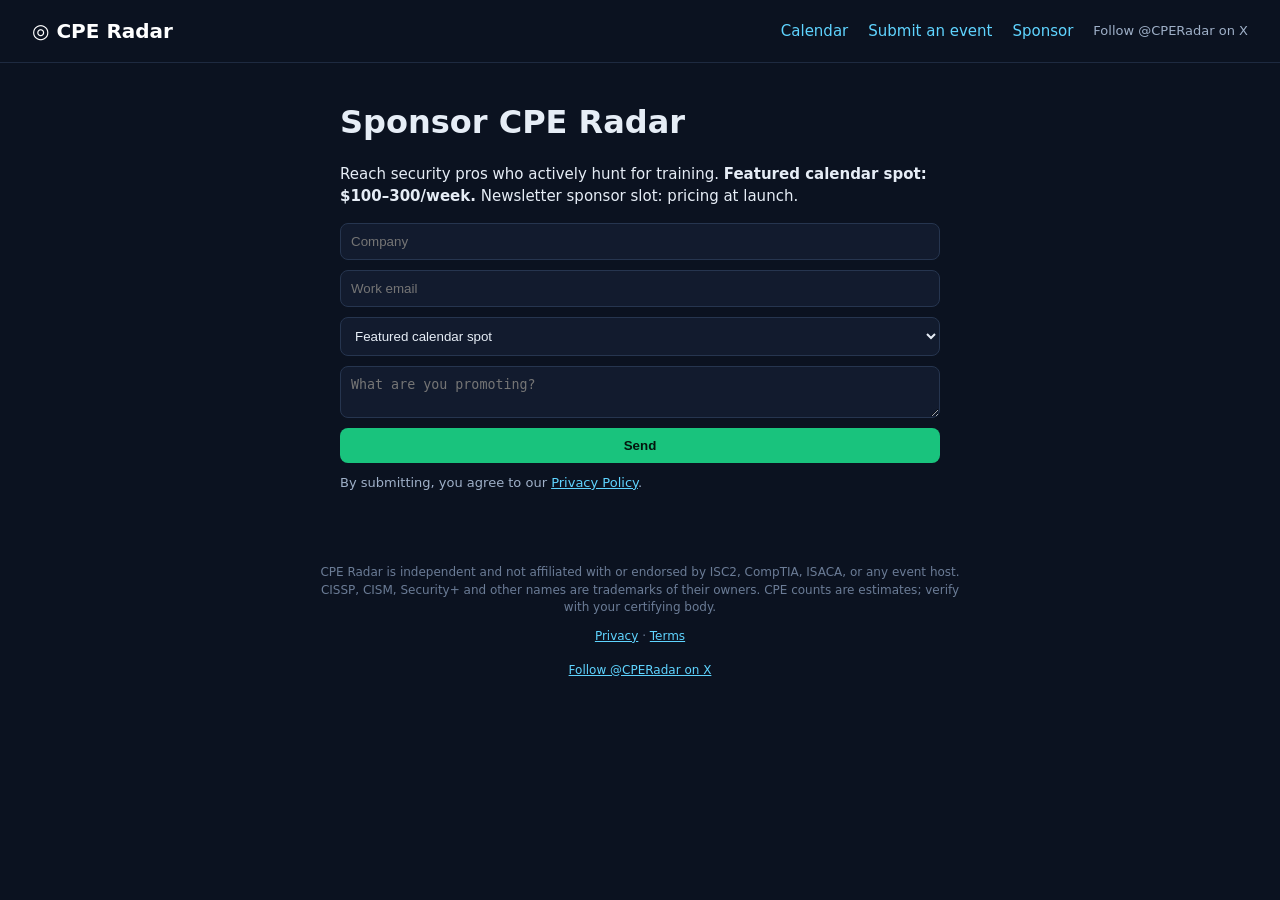
<file: site/sponsor.html>
<!doctype html><html><head><meta charset="utf-8"><!--seo--><title>Sponsor CPE Radar · Reach CISSP, Security+ &amp; CISM Holders</title>
<meta name="description" content="Feature your webinar on CPE Radar and the weekly free-CPE newsletter for certified security professionals.">
<link rel="canonical" href="https://cperadar.com/sponsor.html">
<meta property="og:type" content="website"><meta property="og:site_name" content="CPE Radar">
<meta property="og:title" content="Sponsor CPE Radar · Reach CISSP, Security+ &amp; CISM Holders"><meta property="og:description" content="Feature your webinar on CPE Radar and the weekly free-CPE newsletter for certified security professionals.">
<meta property="og:url" content="https://cperadar.com/sponsor.html"><meta property="og:image" content="https://cperadar.com/og.png">
<meta property="og:image:width" content="1200"><meta property="og:image:height" content="630">
<meta name="twitter:card" content="summary_large_image"><meta name="twitter:site" content="@CPERadar"><meta name="twitter:creator" content="@CPERadar"><meta name="twitter:title" content="Sponsor CPE Radar · Reach CISSP, Security+ &amp; CISM Holders">
<meta name="twitter:description" content="Feature your webinar on CPE Radar and the weekly free-CPE newsletter for certified security professionals."><meta name="twitter:image" content="https://cperadar.com/og.png">
<script type="application/ld+json">{"@context": "https://schema.org", "@graph": [{"@type": "Organization", "@id": "https://cperadar.com/#org", "name": "CPE Radar", "url": "https://cperadar.com/", "logo": "https://cperadar.com/og.png"}, {"@type": "WebSite", "@id": "https://cperadar.com/#website", "name": "CPE Radar", "alternateName": ["CPERadar", "cperadar.com"], "url": "https://cperadar.com/", "publisher": {"@id": "https://cperadar.com/#org"}}]}</script><!--/seo-->
<link rel="icon" href="/favicon.ico" sizes="any">
<link rel="icon" href="/favicon.svg" type="image/svg+xml">
<link rel="icon" href="/favicon-32.png" type="image/png" sizes="32x32">
<link rel="icon" href="/favicon-192.png" type="image/png" sizes="192x192">
<link rel="apple-touch-icon" href="/apple-touch-icon.png">
<meta name="viewport" content="width=device-width,initial-scale=1">
<link rel="stylesheet" href="style.css"></head><body>
<header><a class="logo" href="index.html">◎ CPE Radar</a><nav><a href="index.html">Calendar</a><a href="submit.html">Submit an event</a><a href="sponsor.html">Sponsor</a><a class="x" href="https://x.com/CPERadar" target="_blank" rel="noopener" aria-label="Follow @CPERadar on X">Follow @CPERadar on X</a></nav></header>
<div class="page"><h1>Sponsor CPE Radar</h1><p>Reach security pros who actively hunt for training. <b>Featured calendar spot: $100–300/week.</b> Newsletter sponsor slot: pricing at launch.</p><form action="/api/submissions" method="post"><input type="hidden" name="kind" value="sponsor"><input name="company" placeholder="Company" required maxlength="200" autocomplete="organization"><input name="email" type="email" placeholder="Work email" required maxlength="200" autocomplete="email"><select name="interest"><option>Featured calendar spot</option><option>Newsletter sponsor</option><option>Both</option></select><textarea name="message" placeholder="What are you promoting?" maxlength="4000"></textarea><p class="hp" aria-hidden="true"><label>Website <input name="hp_field" tabindex="-1" autocomplete="off"></label></p><button type="submit">Send</button><p class="consent">By submitting, you agree to our <a href="privacy.html">Privacy Policy</a>.</p><p class="status" role="status" aria-live="polite"></p></form></div>
<footer><p class="disclaimer">CPE Radar is independent and not affiliated with or endorsed by ISC2, CompTIA, ISACA, or any event host. CISSP, CISM, Security+ and other names are trademarks of their owners. CPE counts are estimates; verify with your certifying body.</p>
<p class="legal"><a href="privacy.html">Privacy</a> · <a href="terms.html">Terms</a></p>
<a class="x" href="https://x.com/CPERadar" target="_blank" rel="noopener" aria-label="Follow @CPERadar on X">Follow @CPERadar on X</a></footer>
<script src="forms.js"></script></body></html>
</file>
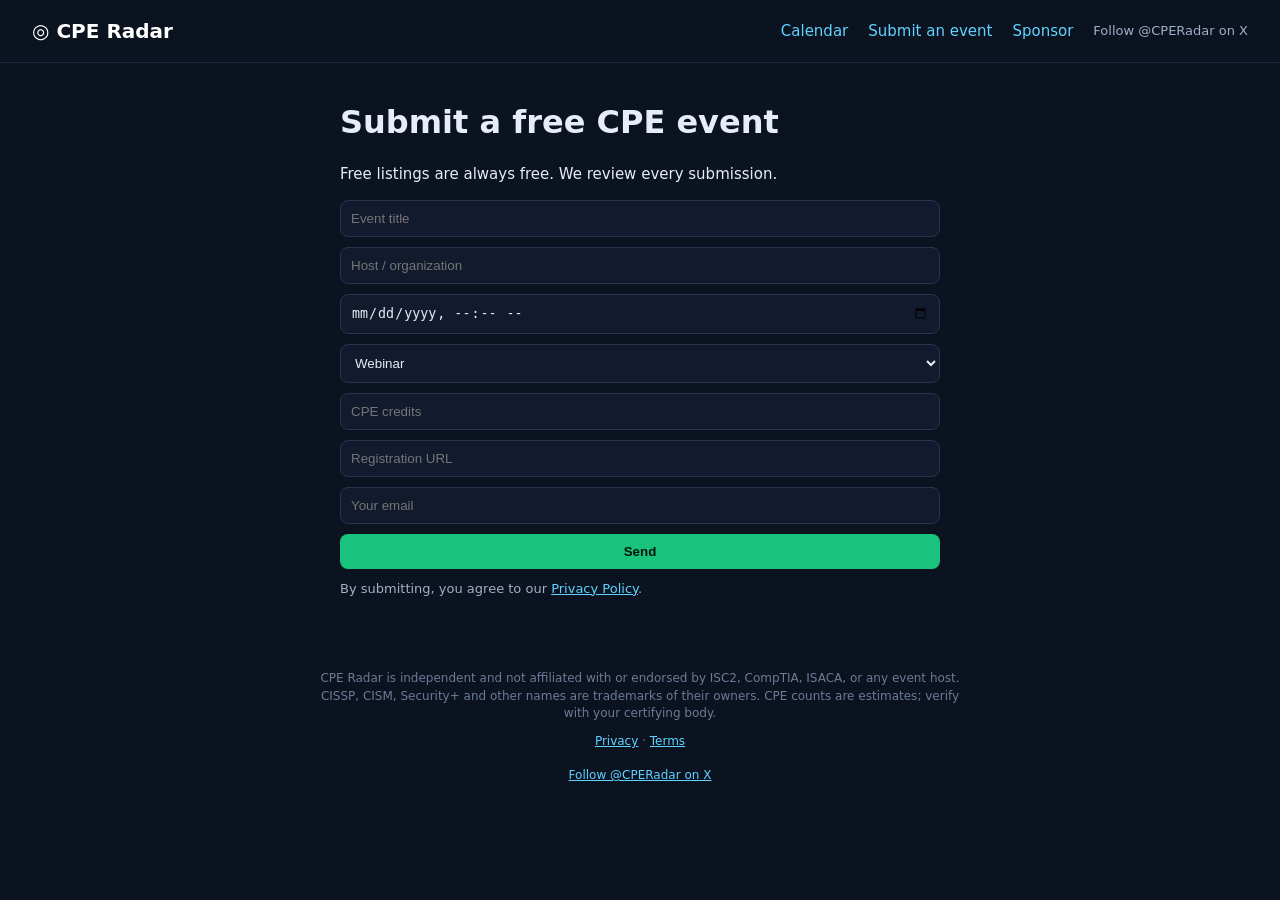
<file: site/submit.html>
<!doctype html><html><head><meta charset="utf-8"><!--seo--><title>Submit a Free CPE Event · CPE Radar</title>
<meta name="description" content="Submit a free CPE webinar, summit or workshop to the CPE Radar calendar.">
<link rel="canonical" href="https://cperadar.com/submit.html">
<meta property="og:type" content="website"><meta property="og:site_name" content="CPE Radar">
<meta property="og:title" content="Submit a Free CPE Event · CPE Radar"><meta property="og:description" content="Submit a free CPE webinar, summit or workshop to the CPE Radar calendar.">
<meta property="og:url" content="https://cperadar.com/submit.html"><meta property="og:image" content="https://cperadar.com/og.png">
<meta property="og:image:width" content="1200"><meta property="og:image:height" content="630">
<meta name="twitter:card" content="summary_large_image"><meta name="twitter:site" content="@CPERadar"><meta name="twitter:creator" content="@CPERadar"><meta name="twitter:title" content="Submit a Free CPE Event · CPE Radar">
<meta name="twitter:description" content="Submit a free CPE webinar, summit or workshop to the CPE Radar calendar."><meta name="twitter:image" content="https://cperadar.com/og.png">
<script type="application/ld+json">{"@context": "https://schema.org", "@graph": [{"@type": "Organization", "@id": "https://cperadar.com/#org", "name": "CPE Radar", "url": "https://cperadar.com/", "logo": "https://cperadar.com/og.png"}, {"@type": "WebSite", "@id": "https://cperadar.com/#website", "name": "CPE Radar", "alternateName": ["CPERadar", "cperadar.com"], "url": "https://cperadar.com/", "publisher": {"@id": "https://cperadar.com/#org"}}]}</script><!--/seo-->
<link rel="icon" href="/favicon.ico" sizes="any">
<link rel="icon" href="/favicon.svg" type="image/svg+xml">
<link rel="icon" href="/favicon-32.png" type="image/png" sizes="32x32">
<link rel="icon" href="/favicon-192.png" type="image/png" sizes="192x192">
<link rel="apple-touch-icon" href="/apple-touch-icon.png">
<meta name="viewport" content="width=device-width,initial-scale=1">
<link rel="stylesheet" href="style.css"></head><body>
<header><a class="logo" href="index.html">◎ CPE Radar</a><nav><a href="index.html">Calendar</a><a href="submit.html">Submit an event</a><a href="sponsor.html">Sponsor</a><a class="x" href="https://x.com/CPERadar" target="_blank" rel="noopener" aria-label="Follow @CPERadar on X">Follow @CPERadar on X</a></nav></header>
<div class="page"><h1>Submit a free CPE event</h1><p>Free listings are always free. We review every submission.</p><form action="/api/submissions" method="post"><input type="hidden" name="kind" value="event"><input name="title" placeholder="Event title" required maxlength="200" autocomplete="off"><input name="host" placeholder="Host / organization" maxlength="200" autocomplete="organization"><input name="when" type="datetime-local"><select name="format"><option>Webinar</option><option>Virtual Summit</option><option>Workshop</option><option>Lab / CTF</option><option>Quiz</option></select><input name="cpe" placeholder="CPE credits" maxlength="40" autocomplete="off"><input name="url" type="url" placeholder="Registration URL" required maxlength="500"><input name="email" type="email" placeholder="Your email" maxlength="200" autocomplete="email"><p class="hp" aria-hidden="true"><label>Website <input name="hp_field" tabindex="-1" autocomplete="off"></label></p><button type="submit">Send</button><p class="consent">By submitting, you agree to our <a href="privacy.html">Privacy Policy</a>.</p><p class="status" role="status" aria-live="polite"></p></form></div>
<footer><p class="disclaimer">CPE Radar is independent and not affiliated with or endorsed by ISC2, CompTIA, ISACA, or any event host. CISSP, CISM, Security+ and other names are trademarks of their owners. CPE counts are estimates; verify with your certifying body.</p>
<p class="legal"><a href="privacy.html">Privacy</a> · <a href="terms.html">Terms</a></p>
<a class="x" href="https://x.com/CPERadar" target="_blank" rel="noopener" aria-label="Follow @CPERadar on X">Follow @CPERadar on X</a></footer>
<script src="forms.js"></script></body></html>
</file>
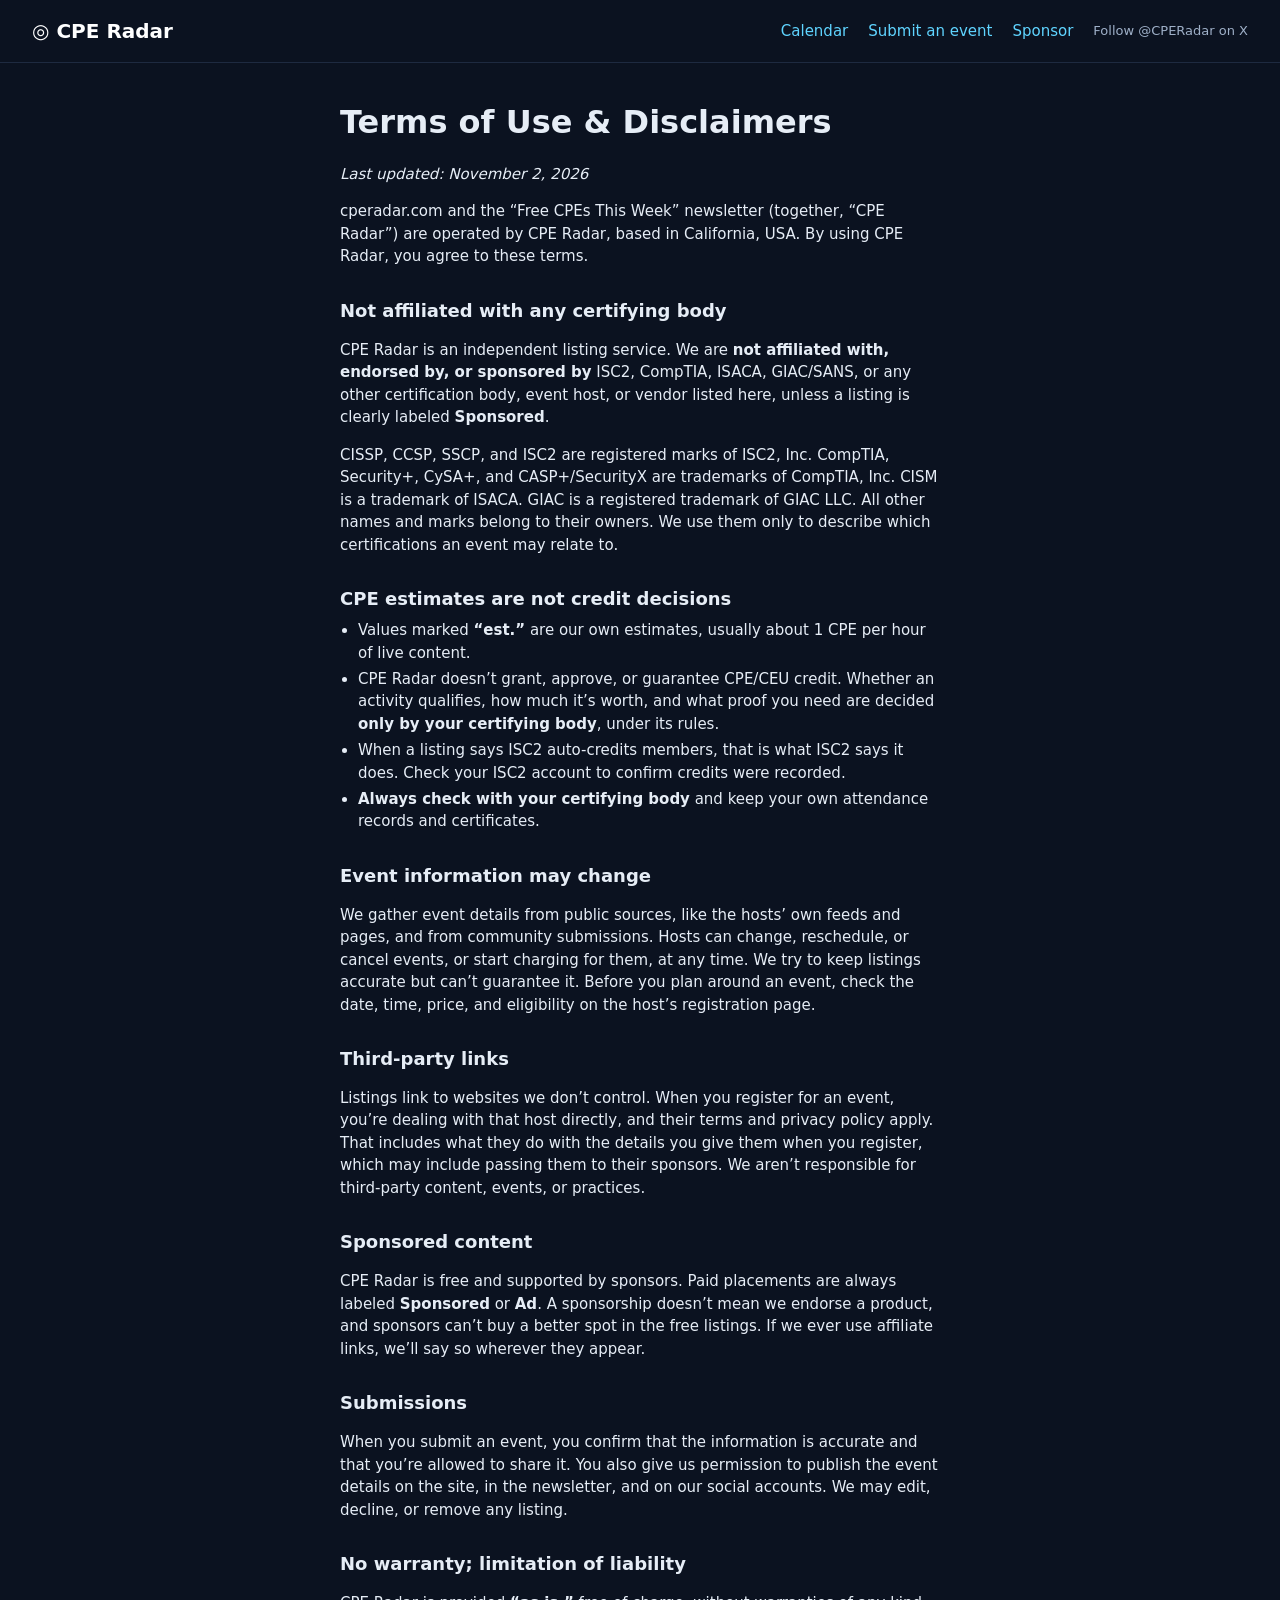
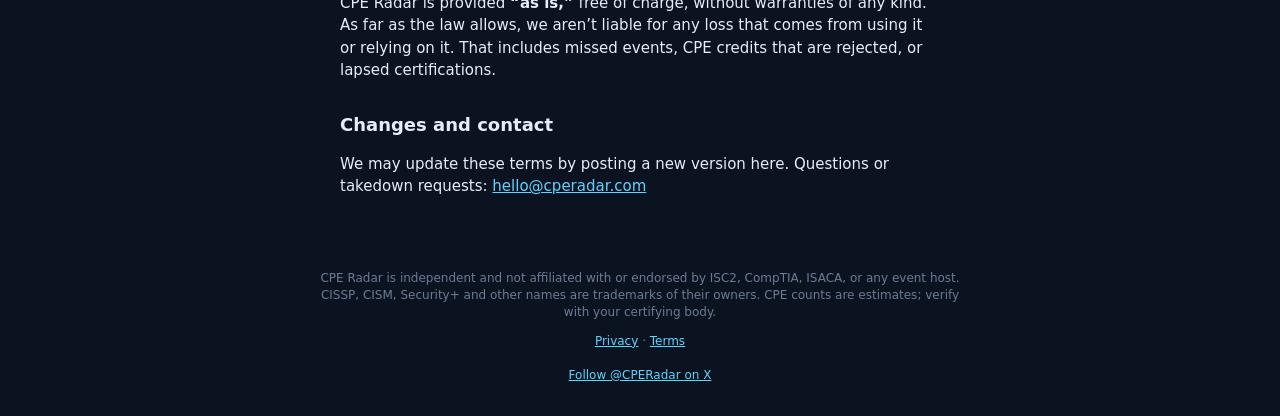
<file: site/terms.html>
<!doctype html><html lang="en"><head><meta charset="utf-8"><!--seo--><title>Terms of Use · CPE Radar</title>
<meta name="description" content="Terms of use for CPE Radar, including the non-affiliation notice and CPE estimate disclaimer.">
<link rel="canonical" href="https://cperadar.com/terms.html">
<meta property="og:type" content="website"><meta property="og:site_name" content="CPE Radar">
<meta property="og:title" content="Terms of Use · CPE Radar"><meta property="og:description" content="Terms of use for CPE Radar, including the non-affiliation notice and CPE estimate disclaimer.">
<meta property="og:url" content="https://cperadar.com/terms.html"><meta property="og:image" content="https://cperadar.com/og.png">
<meta property="og:image:width" content="1200"><meta property="og:image:height" content="630">
<meta name="twitter:card" content="summary_large_image"><meta name="twitter:site" content="@CPERadar"><meta name="twitter:creator" content="@CPERadar"><meta name="twitter:title" content="Terms of Use · CPE Radar">
<meta name="twitter:description" content="Terms of use for CPE Radar, including the non-affiliation notice and CPE estimate disclaimer."><meta name="twitter:image" content="https://cperadar.com/og.png">
<script type="application/ld+json">{"@context": "https://schema.org", "@graph": [{"@type": "Organization", "@id": "https://cperadar.com/#org", "name": "CPE Radar", "url": "https://cperadar.com/", "logo": "https://cperadar.com/og.png"}, {"@type": "WebSite", "@id": "https://cperadar.com/#website", "name": "CPE Radar", "alternateName": ["CPERadar", "cperadar.com"], "url": "https://cperadar.com/", "publisher": {"@id": "https://cperadar.com/#org"}}]}</script><!--/seo-->
<link rel="icon" href="/favicon.ico" sizes="any">
<link rel="icon" href="/favicon.svg" type="image/svg+xml">
<link rel="icon" href="/favicon-32.png" type="image/png" sizes="32x32">
<link rel="icon" href="/favicon-192.png" type="image/png" sizes="192x192">
<link rel="apple-touch-icon" href="/apple-touch-icon.png">
<meta name="viewport" content="width=device-width,initial-scale=1">
<link rel="stylesheet" href="style.css"></head><body>
<header><a class="logo" href="index.html">◎ CPE Radar</a><nav><a href="index.html">Calendar</a><a href="submit.html">Submit an event</a><a href="sponsor.html">Sponsor</a><a class="x" href="https://x.com/CPERadar" target="_blank" rel="noopener" aria-label="Follow @CPERadar on X">Follow @CPERadar on X</a></nav></header>
<main class="page">
<h1>Terms of Use &amp; Disclaimers</h1>
<p><i>Last updated: November 2, 2026</i></p>
<p>cperadar.com and the “Free CPEs This Week” newsletter (together, “CPE Radar”) are operated by CPE Radar, based in California, USA. By using CPE Radar, you agree to these terms.</p>

<h2>Not affiliated with any certifying body</h2>
<p>CPE Radar is an independent listing service. We are <b>not affiliated with, endorsed by, or sponsored by</b> ISC2, CompTIA, ISACA, GIAC/SANS, or any other certification body, event host, or vendor listed here, unless a listing is clearly labeled <b>Sponsored</b>.</p>
<p>CISSP, CCSP, SSCP, and ISC2 are registered marks of ISC2, Inc. CompTIA, Security+, CySA+, and CASP+/SecurityX are trademarks of CompTIA, Inc. CISM is a trademark of ISACA. GIAC is a registered trademark of GIAC LLC. All other names and marks belong to their owners. We use them only to describe which certifications an event may relate to.</p>

<h2>CPE estimates are not credit decisions</h2>
<ul>
<li>Values marked <b>“est.”</b> are our own estimates, usually about 1 CPE per hour of live content.</li>
<li>CPE Radar doesn’t grant, approve, or guarantee CPE/CEU credit. Whether an activity qualifies, how much it’s worth, and what proof you need are decided <b>only by your certifying body</b>, under its rules.</li>
<li>When a listing says ISC2 auto-credits members, that is what ISC2 says it does. Check your ISC2 account to confirm credits were recorded.</li>
<li><b>Always check with your certifying body</b> and keep your own attendance records and certificates.</li>
</ul>

<h2>Event information may change</h2>
<p>We gather event details from public sources, like the hosts’ own feeds and pages, and from community submissions. Hosts can change, reschedule, or cancel events, or start charging for them, at any time. We try to keep listings accurate but can’t guarantee it. Before you plan around an event, check the date, time, price, and eligibility on the host’s registration page.</p>

<h2>Third-party links</h2>
<p>Listings link to websites we don’t control. When you register for an event, you’re dealing with that host directly, and their terms and privacy policy apply. That includes what they do with the details you give them when you register, which may include passing them to their sponsors. We aren’t responsible for third-party content, events, or practices.</p>

<h2>Sponsored content</h2>
<p>CPE Radar is free and supported by sponsors. Paid placements are always labeled <b>Sponsored</b> or <b>Ad</b>. A sponsorship doesn’t mean we endorse a product, and sponsors can’t buy a better spot in the free listings. If we ever use affiliate links, we’ll say so wherever they appear.</p>

<h2>Submissions</h2>
<p>When you submit an event, you confirm that the information is accurate and that you’re allowed to share it. You also give us permission to publish the event details on the site, in the newsletter, and on our social accounts. We may edit, decline, or remove any listing.</p>

<h2>No warranty; limitation of liability</h2>
<p>CPE Radar is provided <b>“as is,”</b> free of charge, without warranties of any kind. As far as the law allows, we aren’t liable for any loss that comes from using it or relying on it. That includes missed events, CPE credits that are rejected, or lapsed certifications.</p>

<h2>Changes and contact</h2>
<p>We may update these terms by posting a new version here. Questions or takedown requests: <a href="mailto:hello@cperadar.com">hello@cperadar.com</a></p>
</main>
<footer><p class="disclaimer">CPE Radar is independent and not affiliated with or endorsed by ISC2, CompTIA, ISACA, or any event host. CISSP, CISM, Security+ and other names are trademarks of their owners. CPE counts are estimates; verify with your certifying body.</p>
<p class="legal"><a href="privacy.html">Privacy</a> · <a href="terms.html">Terms</a></p>
<a class="x" href="https://x.com/CPERadar" target="_blank" rel="noopener" aria-label="Follow @CPERadar on X">Follow @CPERadar on X</a></footer>
</body></html>
</file>
<file: site/style.css>
*{box-sizing:border-box}body{margin:0;font:15px/1.5 system-ui,sans-serif;background:#0b1220;color:#e6edf6}a{color:#5fd4ff}
header{display:flex;flex-wrap:wrap;align-items:center;justify-content:space-between;gap:8px 16px;padding:16px 32px;border-bottom:1px solid #1e2a40}.logo{font-weight:800;font-size:20px;text-decoration:none;color:#fff}nav{display:flex;flex-wrap:wrap;align-items:center;justify-content:flex-end;gap:8px 20px}nav a{text-decoration:none}nav a.x{color:#9fb0c8;font-size:13px}
.hero{text-align:center;padding:48px 20px 24px}.hero h1{font-size:40px;margin:0}.hero p{color:#9fb0c8}
.nl{display:flex;gap:8px;justify-content:center;margin-top:16px}.nl-sub{margin-top:10px;font-size:14px}.nl-sub a{color:#9fb0c8}input,select,textarea{background:#121b2e;border:1px solid #26354f;color:#e6edf6;padding:10px;border-radius:8px}button{background:#19c37d;border:0;color:#04150d;font-weight:700;padding:10px 16px;border-radius:8px}
.featured{max-width:900px;margin:12px auto;padding:12px 16px;border:1px dashed #3a4a66;border-radius:10px;color:#9fb0c8}.featured span{background:#f5b301;color:#000;font-size:11px;font-weight:800;padding:2px 6px;border-radius:4px;margin-right:8px}
.filters{max-width:900px;margin:16px auto;display:flex;flex-wrap:wrap;gap:8px;align-items:center}#q{flex:1;min-width:200px}#count{max-width:900px;margin:0 auto;color:#9fb0c8}
main{max-width:900px;margin:0 auto 8px}article{display:flex;gap:16px;align-items:center;background:#111a2c;border:1px solid #1e2a40;border-radius:10px;padding:14px;margin:8px 0}
.list-more{max-width:900px;margin:0 auto 32px;padding:8px 16px 0;text-align:center}#more-status{color:#9fb0c8;margin:0 0 10px;font-size:14px}#more{width:100%;max-width:420px;min-height:48px;font-size:16px;cursor:pointer;touch-action:manipulation}#more[hidden]{display:none}
.date{width:90px;text-align:center}.date b{display:block;font-size:18px}.date small,.meta{color:#9fb0c8;font-size:13px}.body{flex:1}.body a{font-weight:600;text-decoration:none;color:#fff}
.tags i{font-style:normal;font-size:11px;background:#1b2a44;padding:2px 7px;border-radius:10px;margin:4px 4px 0 0;display:inline-block}.tags .auto{background:#0f5132;color:#7ef0b5}
.cpe{text-align:center;font-size:22px;font-weight:800;color:#19c37d;width:70px}.cpe small{display:block;font-size:11px;color:#9fb0c8}
footer{text-align:center;color:#6b7c96;font-size:12px;padding:24px 16px 32px}footer p{max-width:40rem;margin:8px auto}footer .disclaimer{line-height:1.45}footer .legal{margin-top:10px}footer .legal a,footer .x{color:#5fd4ff}footer .x{display:inline-block;margin-top:8px}.page{max-width:640px;margin:40px auto;padding:0 20px}.page h1{font-size:32px;line-height:1.2}.page h2{font-size:18px;margin:1.6em 0 .4em}.page ul{margin:.4em 0 1em;padding-left:1.2em}.page li{margin:.25em 0}.consent{color:#9fb0c8;font-size:13px;margin:0}.page form{display:grid;gap:10px;position:relative}.hp{position:absolute;left:-10000px;width:1px;height:1px;overflow:hidden}.status{margin:0}.status:empty{display:none}.status.ok{color:#7ef0b5}.status.err{color:#ff8b8b}button:disabled{opacity:.65}
</file>
